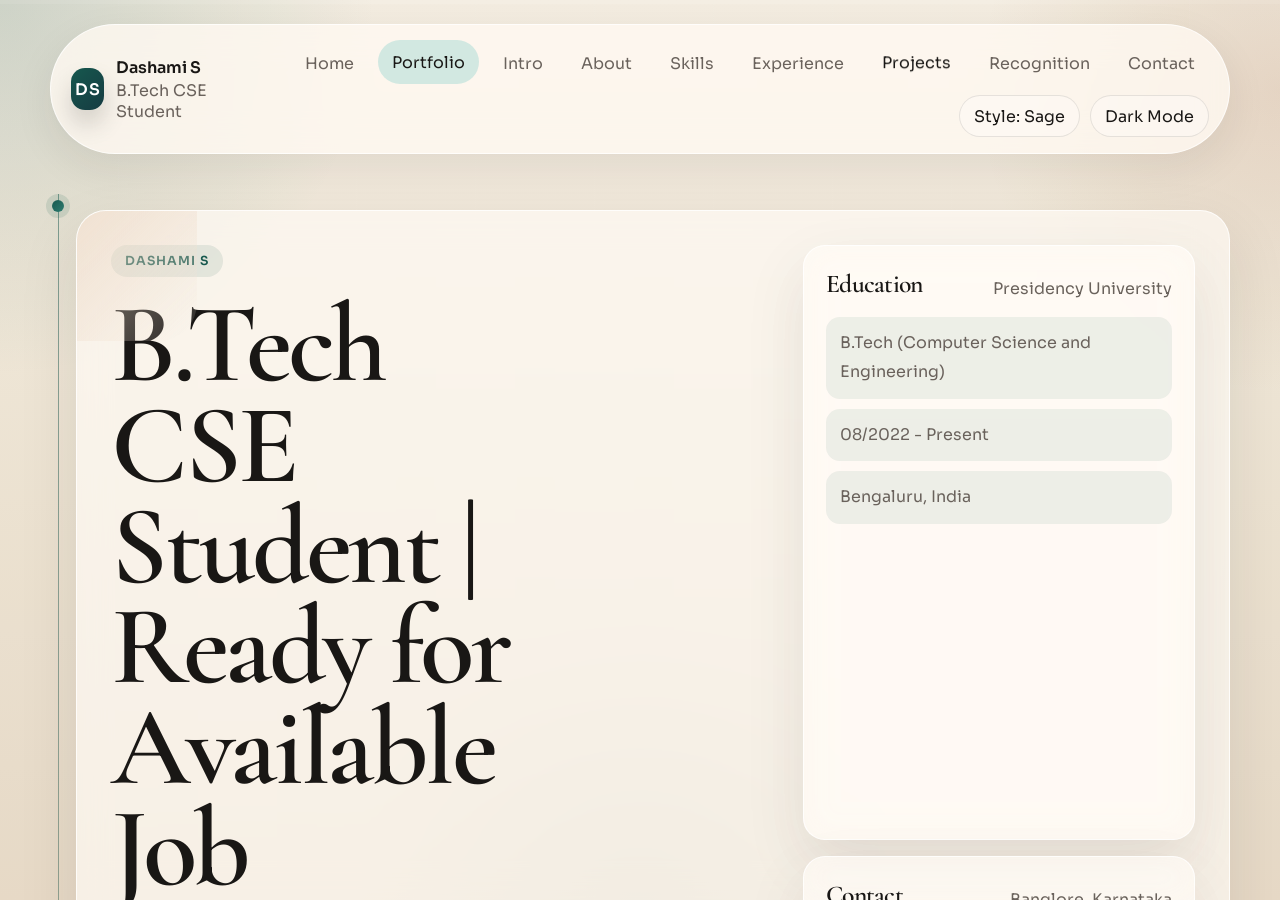
<file: about.html>
<!DOCTYPE html>
<html lang="en">
<head>
  <meta charset="UTF-8">
  <meta http-equiv="refresh" content="0; url=portfolio.html#about">
  <meta name="viewport" content="width=device-width, initial-scale=1.0">
  <title>Redirecting to Portfolio</title>
</head>
<body>
  <p>Redirecting to <a href="portfolio.html#about">portfolio.html#about</a>...</p>
</body>
</html>
</file>
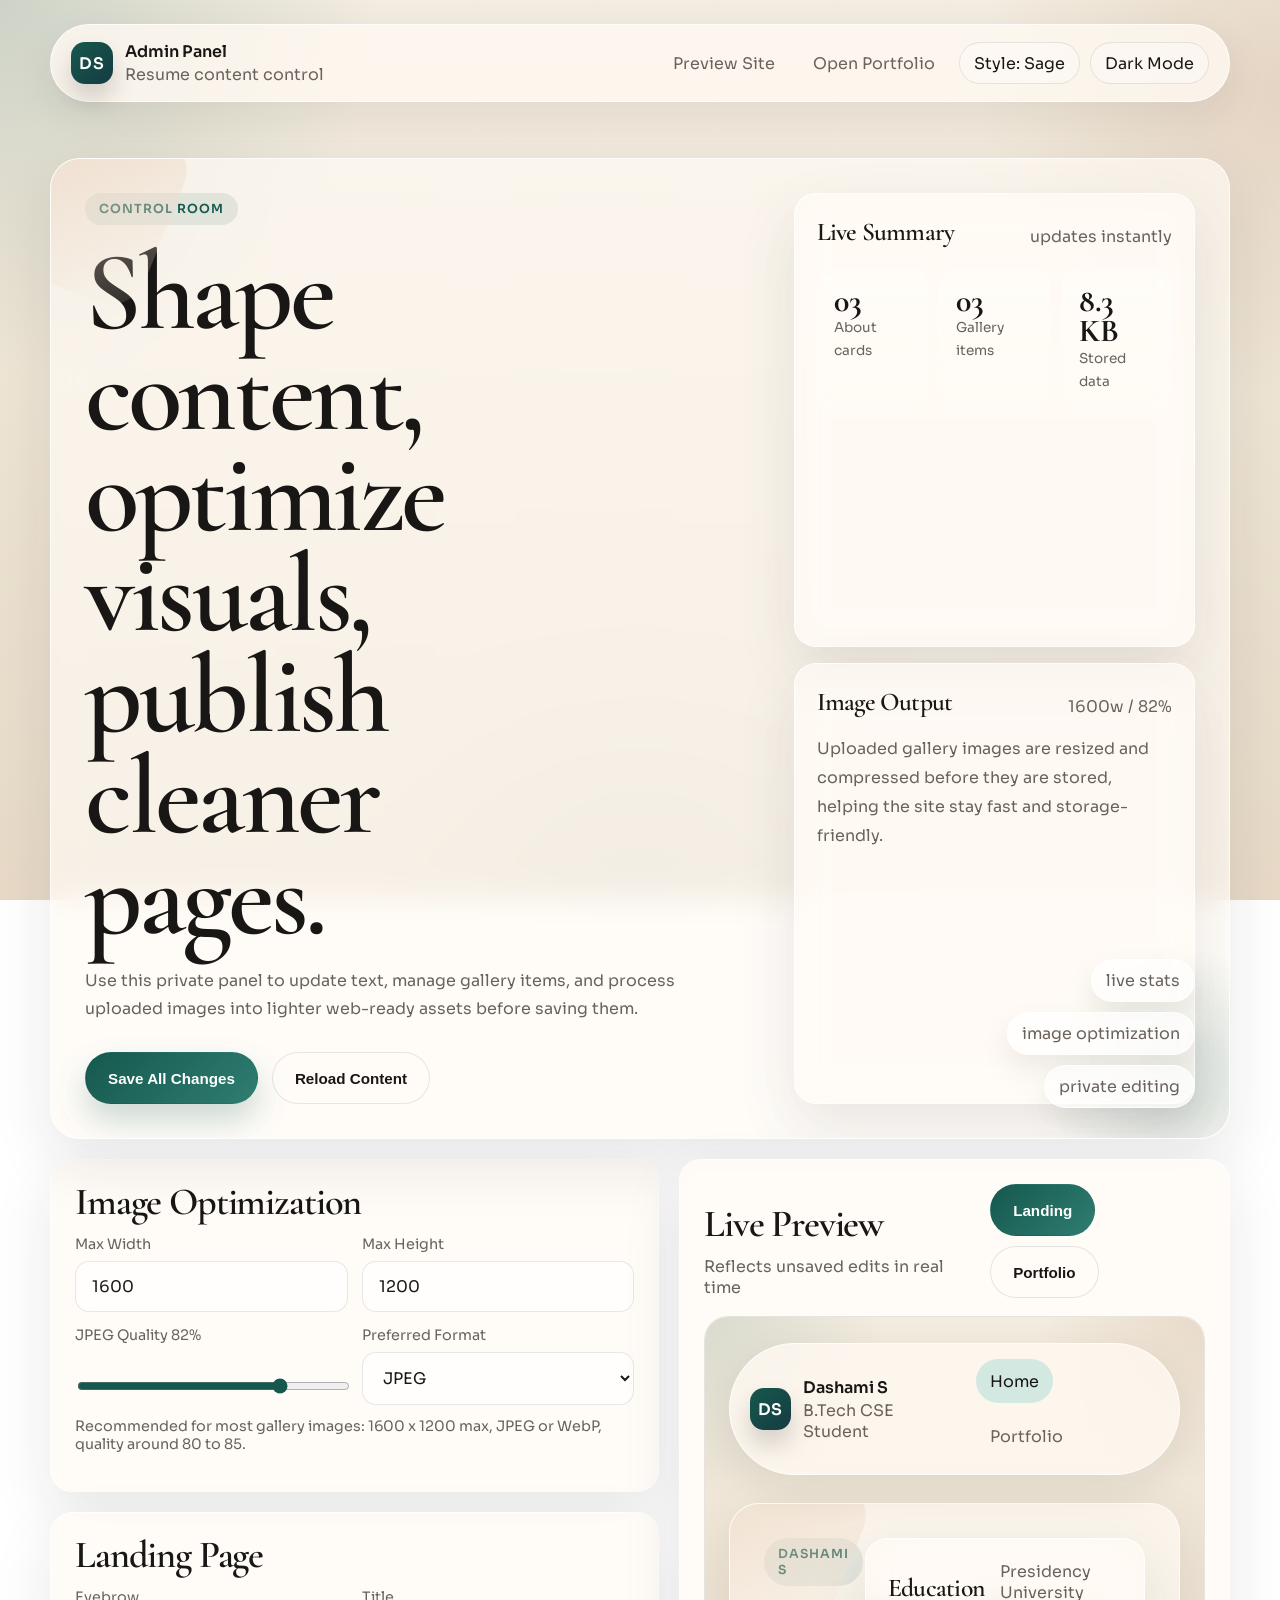
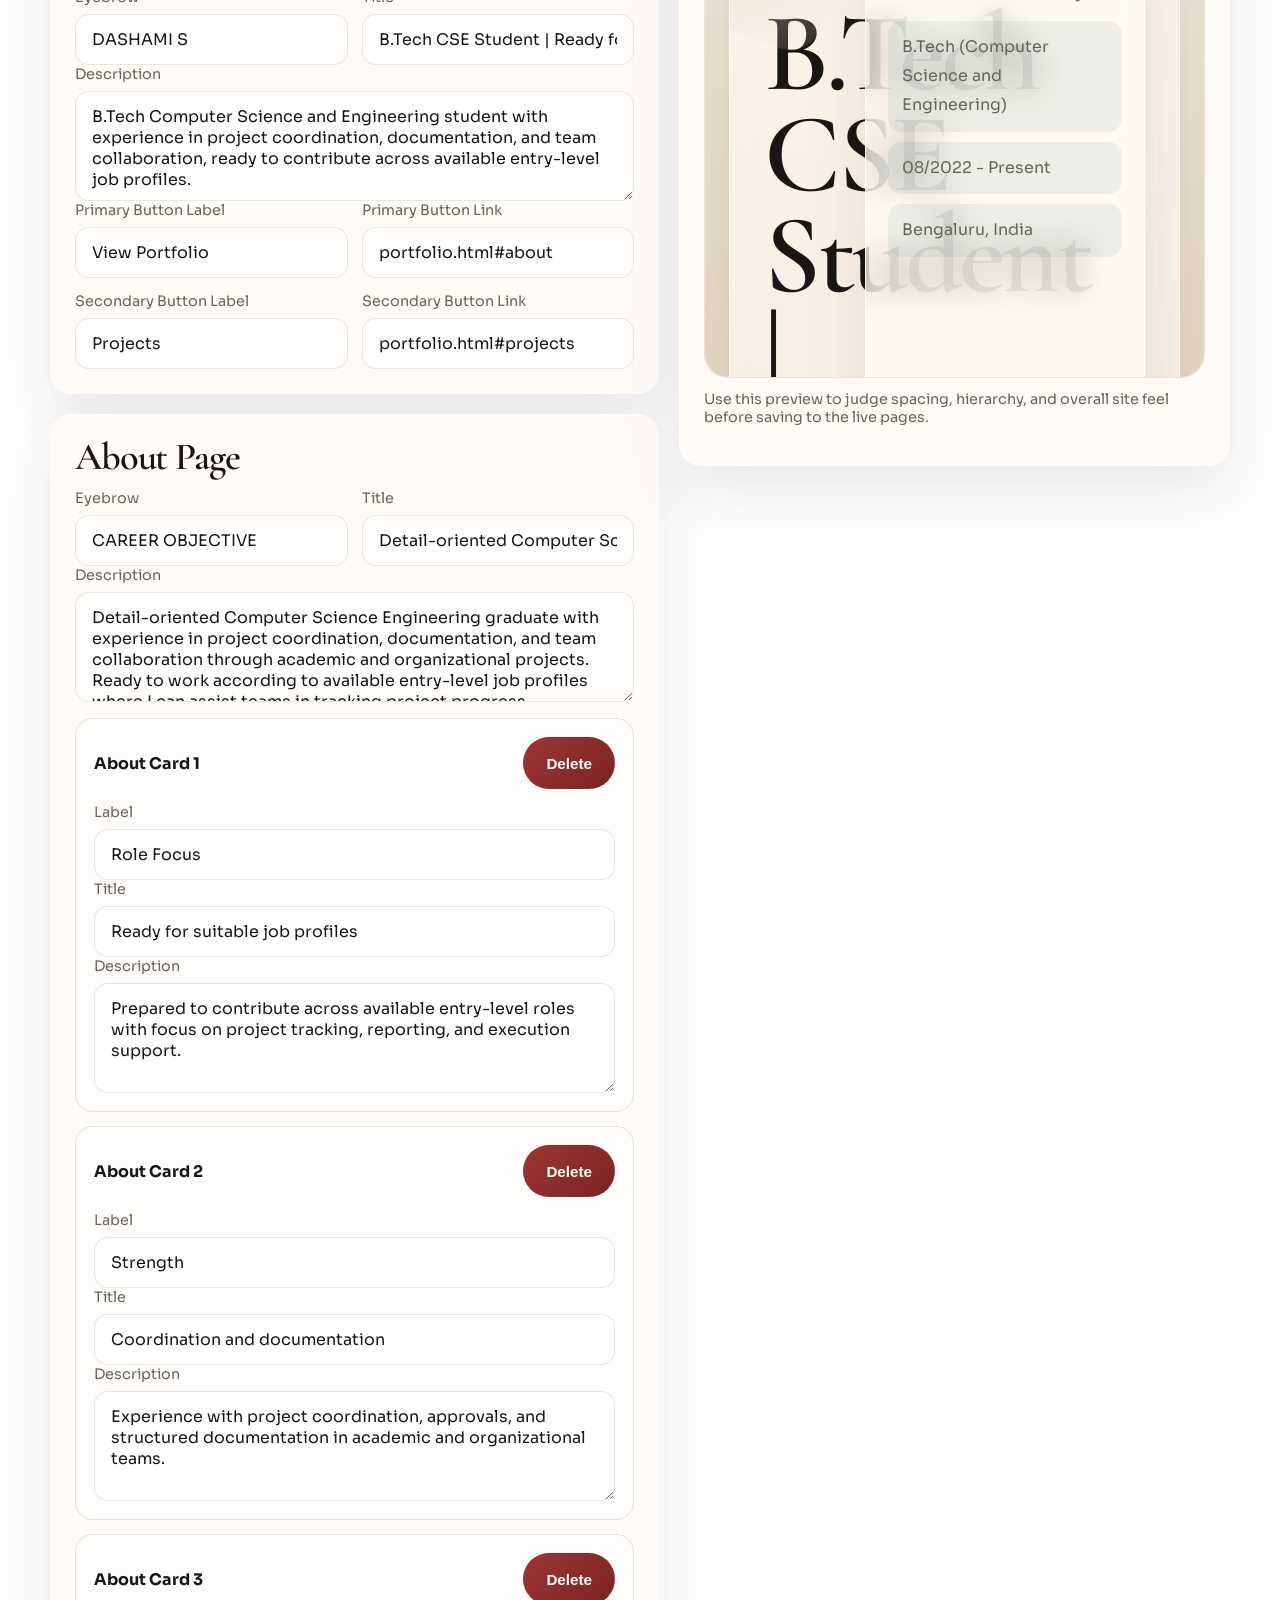
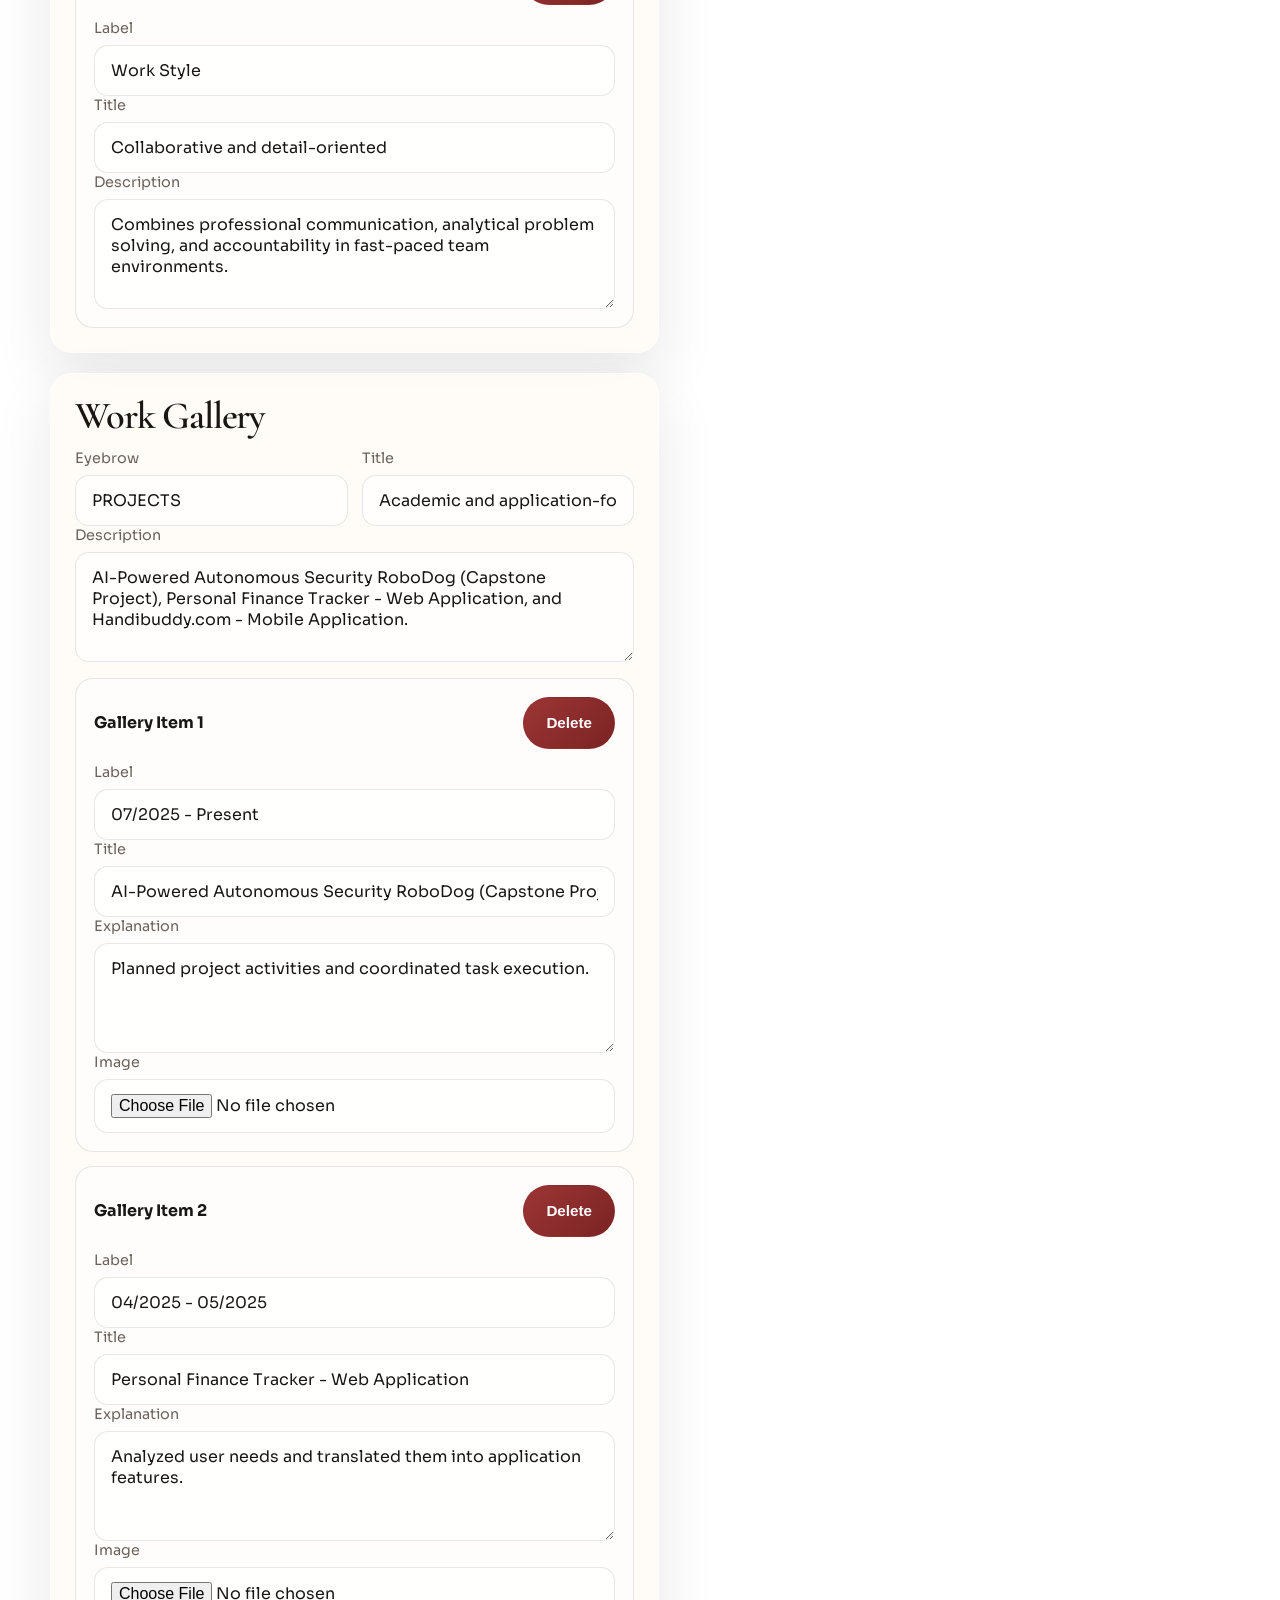
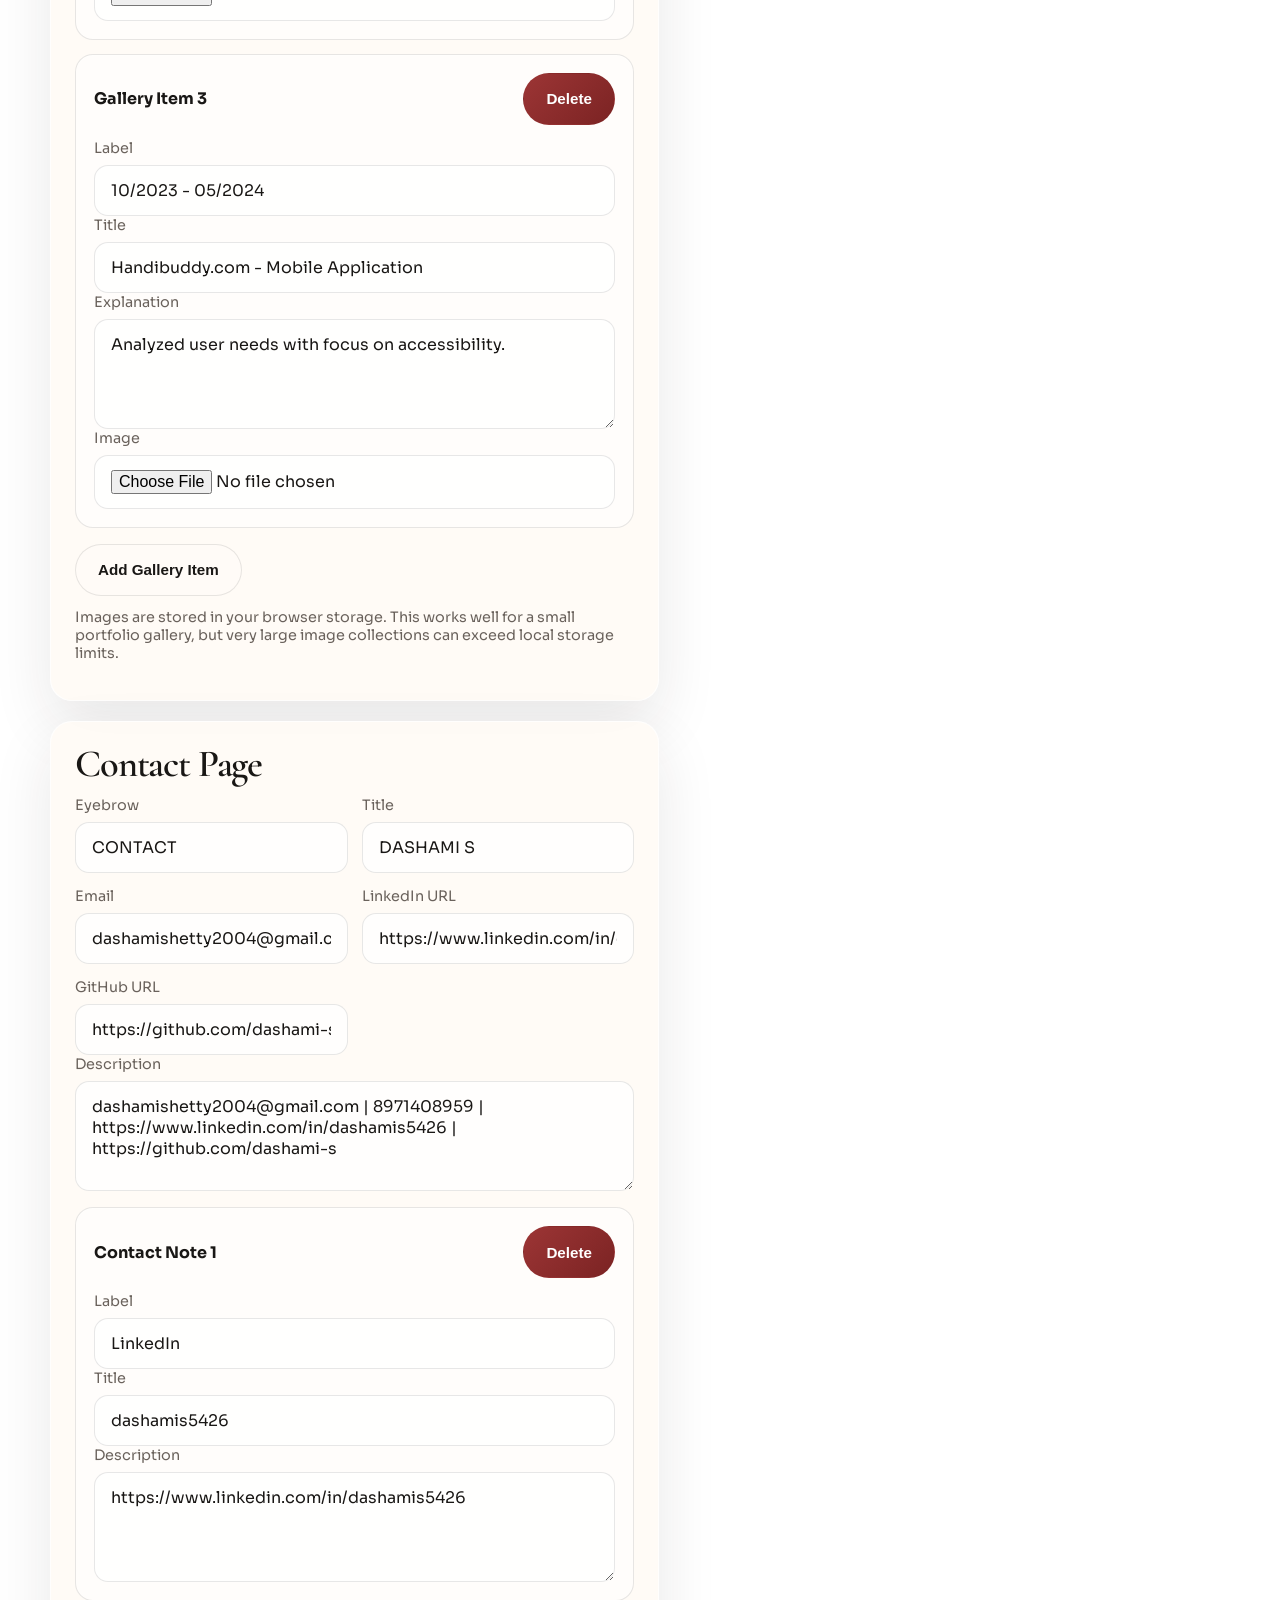
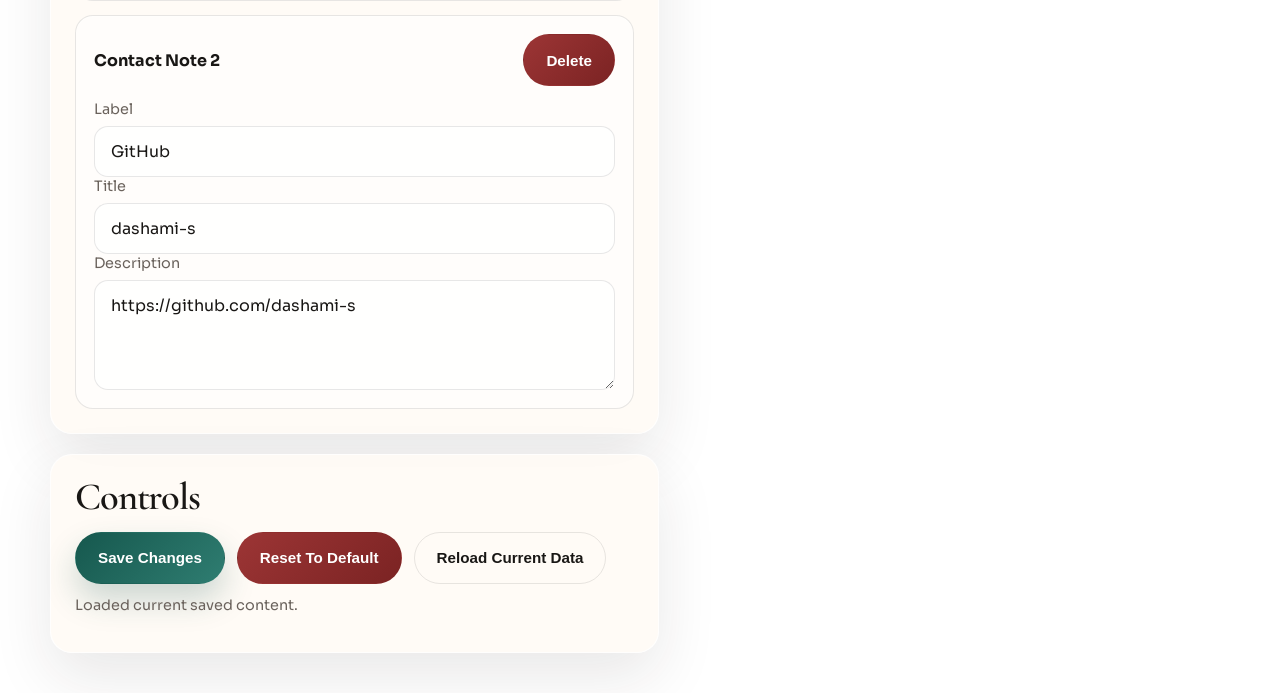
<file: admin.html>
<!DOCTYPE html>
<html lang="en">
<head>
  <meta charset="UTF-8">
  <meta name="viewport" content="width=device-width, initial-scale=1, viewport-fit=cover">
  <meta name="theme-color" content="#16584e">
  <title>Dashami S | Admin</title>
  <meta name="description" content="Hidden admin editor for portfolio content.">
  <link rel="stylesheet" href="styles.css">
</head>
<body>
  <div class="page-shell">
    <header class="topbar">
      <a class="brand" href="landingpage.html">
        <div class="brand-mark">DS</div>
        <div class="brand-copy">
          <strong>Admin Panel</strong>
          <span>Resume content control</span>
        </div>
      </a>
      <div class="topbar-actions">
        <nav class="nav" aria-label="Admin actions">
          <a href="landingpage.html">Preview Site</a>
          <a href="portfolio.html">Open Portfolio</a>
        </nav>
        <button class="theme-style-toggle" type="button" data-theme-style-toggle>Style: Sage</button>
        <button class="theme-toggle" type="button" data-theme-toggle>Dark Mode</button>
      </div>
    </header>

    <main class="admin-shell">
      <section class="hero admin-hero">
        <div class="hero-copy">
          <span class="eyebrow">Control Room</span>
          <h1>Shape content, optimize visuals, publish cleaner pages.</h1>
          <p>
            Use this private panel to update text, manage gallery items, and process uploaded images into lighter web-ready assets before saving them.
          </p>
          <div class="button-row">
            <button id="save-all-hero" class="button primary" type="button">Save All Changes</button>
            <button id="reload-all-hero" class="button secondary" type="button">Reload Content</button>
          </div>
        </div>

        <aside class="hero-side">
          <section class="panel">
            <div class="panel-title">
              <h3>Live Summary</h3>
              <span class="muted">updates instantly</span>
            </div>
            <div id="admin-stats" class="mini-stat-grid"></div>
          </section>

          <section class="panel">
            <div class="panel-title">
              <h3>Image Output</h3>
              <span class="muted" id="optimizer-mode-label">web-optimized</span>
            </div>
            <p>
              Uploaded gallery images are resized and compressed before they are stored, helping the site stay fast and storage-friendly.
            </p>
          </section>
        </aside>
        <div class="hero-orbit" aria-hidden="true">
          <div class="orbit-chip">live stats</div>
          <div class="orbit-chip">image optimization</div>
          <div class="orbit-chip">private editing</div>
        </div>
      </section>

      <section class="admin-workspace">
        <div class="admin-editor-column">
          <section class="admin-card">
            <h2>Image Optimization</h2>
            <div class="admin-grid">
              <div class="field">
                <label for="image-max-width">Max Width</label>
                <input id="image-max-width" type="number" min="320" max="4000" step="10">
              </div>
              <div class="field">
                <label for="image-max-height">Max Height</label>
                <input id="image-max-height" type="number" min="320" max="4000" step="10">
              </div>
              <div class="field">
                <label for="image-quality">JPEG Quality <span id="image-quality-value">82%</span></label>
                <input id="image-quality" type="range" min="40" max="95" step="1">
              </div>
              <div class="field">
                <label for="image-format">Preferred Format</label>
                <select id="image-format" class="admin-select">
                  <option value="image/jpeg">JPEG</option>
                  <option value="image/webp">WebP</option>
                  <option value="image/png">PNG</option>
                </select>
              </div>
            </div>
            <p class="admin-note">
              Recommended for most gallery images: 1600 x 1200 max, JPEG or WebP, quality around 80 to 85.
            </p>
          </section>

          <section class="admin-card">
            <h2>Landing Page</h2>
            <div class="admin-grid">
              <div class="field">
                <label for="landing-eyebrow-input">Eyebrow</label>
                <input id="landing-eyebrow-input" type="text">
              </div>
              <div class="field">
                <label for="landing-title-input">Title</label>
                <input id="landing-title-input" type="text">
              </div>
            </div>
            <div class="field">
              <label for="landing-description-input">Description</label>
              <textarea id="landing-description-input"></textarea>
            </div>
            <div class="admin-grid">
              <div class="field">
                <label for="landing-primary-label-input">Primary Button Label</label>
                <input id="landing-primary-label-input" type="text">
              </div>
              <div class="field">
                <label for="landing-primary-href-input">Primary Button Link</label>
                <input id="landing-primary-href-input" type="text">
              </div>
              <div class="field">
                <label for="landing-secondary-label-input">Secondary Button Label</label>
                <input id="landing-secondary-label-input" type="text">
              </div>
              <div class="field">
                <label for="landing-secondary-href-input">Secondary Button Link</label>
                <input id="landing-secondary-href-input" type="text">
              </div>
            </div>
          </section>

          <section class="admin-card">
            <h2>About Page</h2>
            <div class="admin-grid">
              <div class="field">
                <label for="about-eyebrow-input">Eyebrow</label>
                <input id="about-eyebrow-input" type="text">
              </div>
              <div class="field">
                <label for="about-title-input">Title</label>
                <input id="about-title-input" type="text">
              </div>
            </div>
            <div class="field">
              <label for="about-description-input">Description</label>
              <textarea id="about-description-input"></textarea>
            </div>
            <div id="about-cards-admin" class="item-list"></div>
          </section>

          <section class="admin-card">
            <h2>Work Gallery</h2>
            <div class="admin-grid">
              <div class="field">
                <label for="work-eyebrow-input">Eyebrow</label>
                <input id="work-eyebrow-input" type="text">
              </div>
              <div class="field">
                <label for="work-title-input">Title</label>
                <input id="work-title-input" type="text">
              </div>
            </div>
            <div class="field">
              <label for="work-description-input">Description</label>
              <textarea id="work-description-input"></textarea>
            </div>
            <div id="gallery-admin" class="item-list"></div>
            <div class="gallery-admin-actions">
              <button id="add-gallery-item" class="button secondary" type="button">Add Gallery Item</button>
            </div>
            <p class="admin-note">Images are stored in your browser storage. This works well for a small portfolio gallery, but very large image collections can exceed local storage limits.</p>
          </section>

          <section class="admin-card">
            <h2>Contact Page</h2>
            <div class="admin-grid">
              <div class="field">
                <label for="contact-eyebrow-input">Eyebrow</label>
                <input id="contact-eyebrow-input" type="text">
              </div>
              <div class="field">
                <label for="contact-title-input">Title</label>
                <input id="contact-title-input" type="text">
              </div>
              <div class="field">
                <label for="contact-email-input">Email</label>
                <input id="contact-email-input" type="text">
              </div>
              <div class="field">
                <label for="contact-linkedin-input">LinkedIn URL</label>
                <input id="contact-linkedin-input" type="text">
              </div>
              <div class="field">
                <label for="contact-github-input">GitHub URL</label>
                <input id="contact-github-input" type="text">
              </div>
            </div>
            <div class="field">
              <label for="contact-description-input">Description</label>
              <textarea id="contact-description-input"></textarea>
            </div>
            <div id="contact-notes-admin" class="item-list"></div>
          </section>

          <section class="admin-card">
            <h2>Controls</h2>
            <div class="admin-actions">
              <button id="save-all" class="button primary" type="button">Save Changes</button>
              <button id="reset-all" class="button danger" type="button">Reset To Default</button>
              <button id="reload-all" class="button ghost" type="button">Reload Current Data</button>
            </div>
            <p id="admin-status" class="admin-note">Changes stay in this browser and update the public pages immediately after saving.</p>
          </section>
        </div>

        <aside class="admin-preview-column">
          <section class="admin-card preview-studio">
            <div class="panel-title">
              <div>
                <h2>Live Preview</h2>
                <span class="muted">Reflects unsaved edits in real time</span>
              </div>
              <div class="preview-switcher" role="tablist" aria-label="Preview mode">
                <button id="preview-mode-landing" class="button secondary preview-switch active" type="button" data-preview-mode="landing">Landing</button>
                <button id="preview-mode-portfolio" class="button secondary preview-switch" type="button" data-preview-mode="portfolio">Portfolio</button>
              </div>
            </div>
            <div class="preview-shell">
              <div id="admin-preview-canvas" class="preview-canvas"></div>
            </div>
            <p class="admin-note">Use this preview to judge spacing, hierarchy, and overall site feel before saving to the live pages.</p>
          </section>
        </aside>
      </section>
    </main>
  </div>

  <script src="theme.js"></script>
  <script src="site-data.js"></script>
  <script src="section-landing.js"></script>
  <script src="section-about.js"></script>
  <script src="section-experience.js"></script>
  <script src="section-work.js"></script>
  <script src="section-recognition.js"></script>
  <script src="section-contact.js"></script>
  <script src="admin.js"></script>
</body>
</html>
</file>
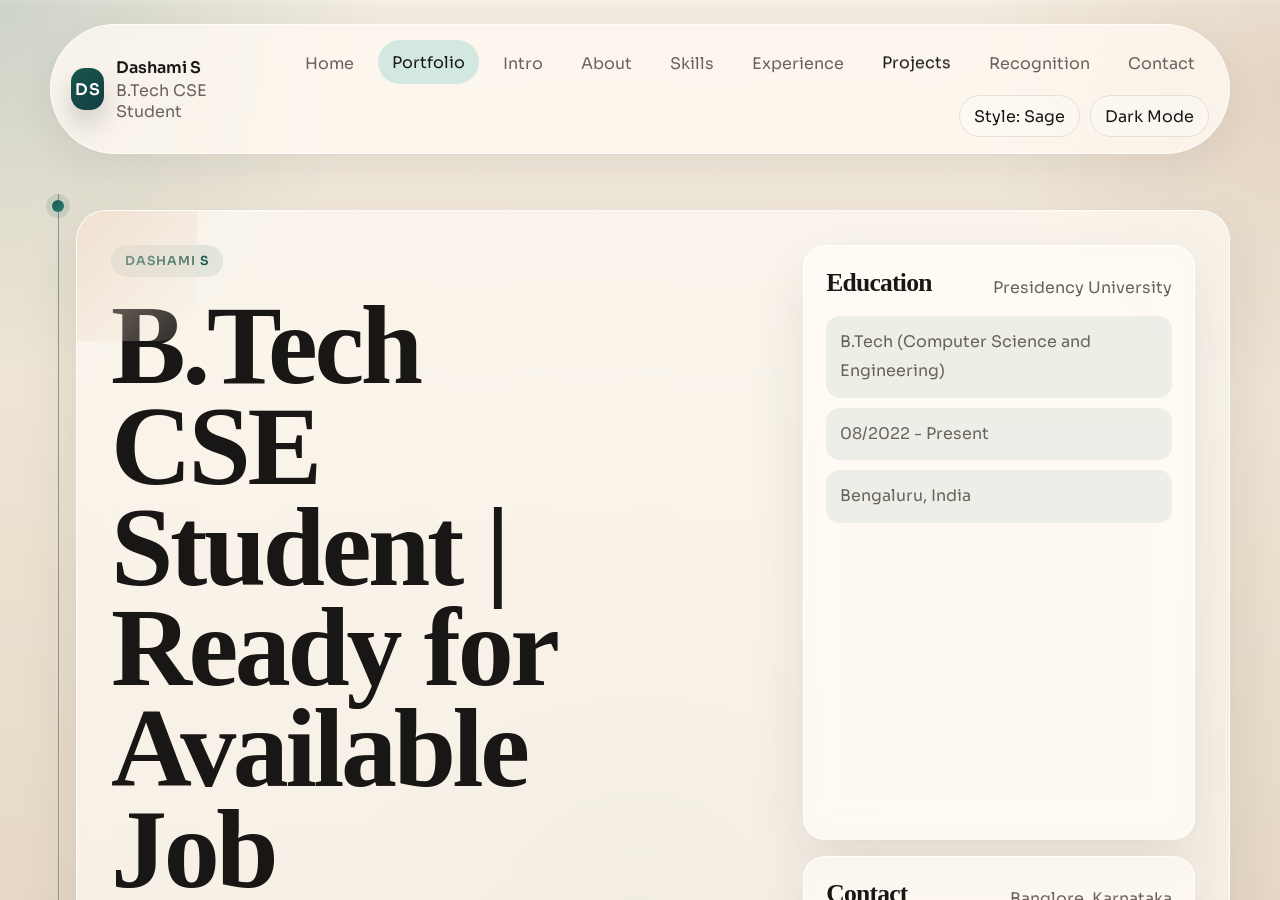
<file: contact.html>
<!DOCTYPE html>
<html lang="en">
<head>
  <meta charset="UTF-8">
  <meta http-equiv="refresh" content="0; url=portfolio.html#contact">
  <meta name="viewport" content="width=device-width, initial-scale=1.0">
  <title>Redirecting to Portfolio</title>
</head>
<body>
  <p>Redirecting to <a href="portfolio.html#contact">portfolio.html#contact</a>...</p>
</body>
</html>
</file>
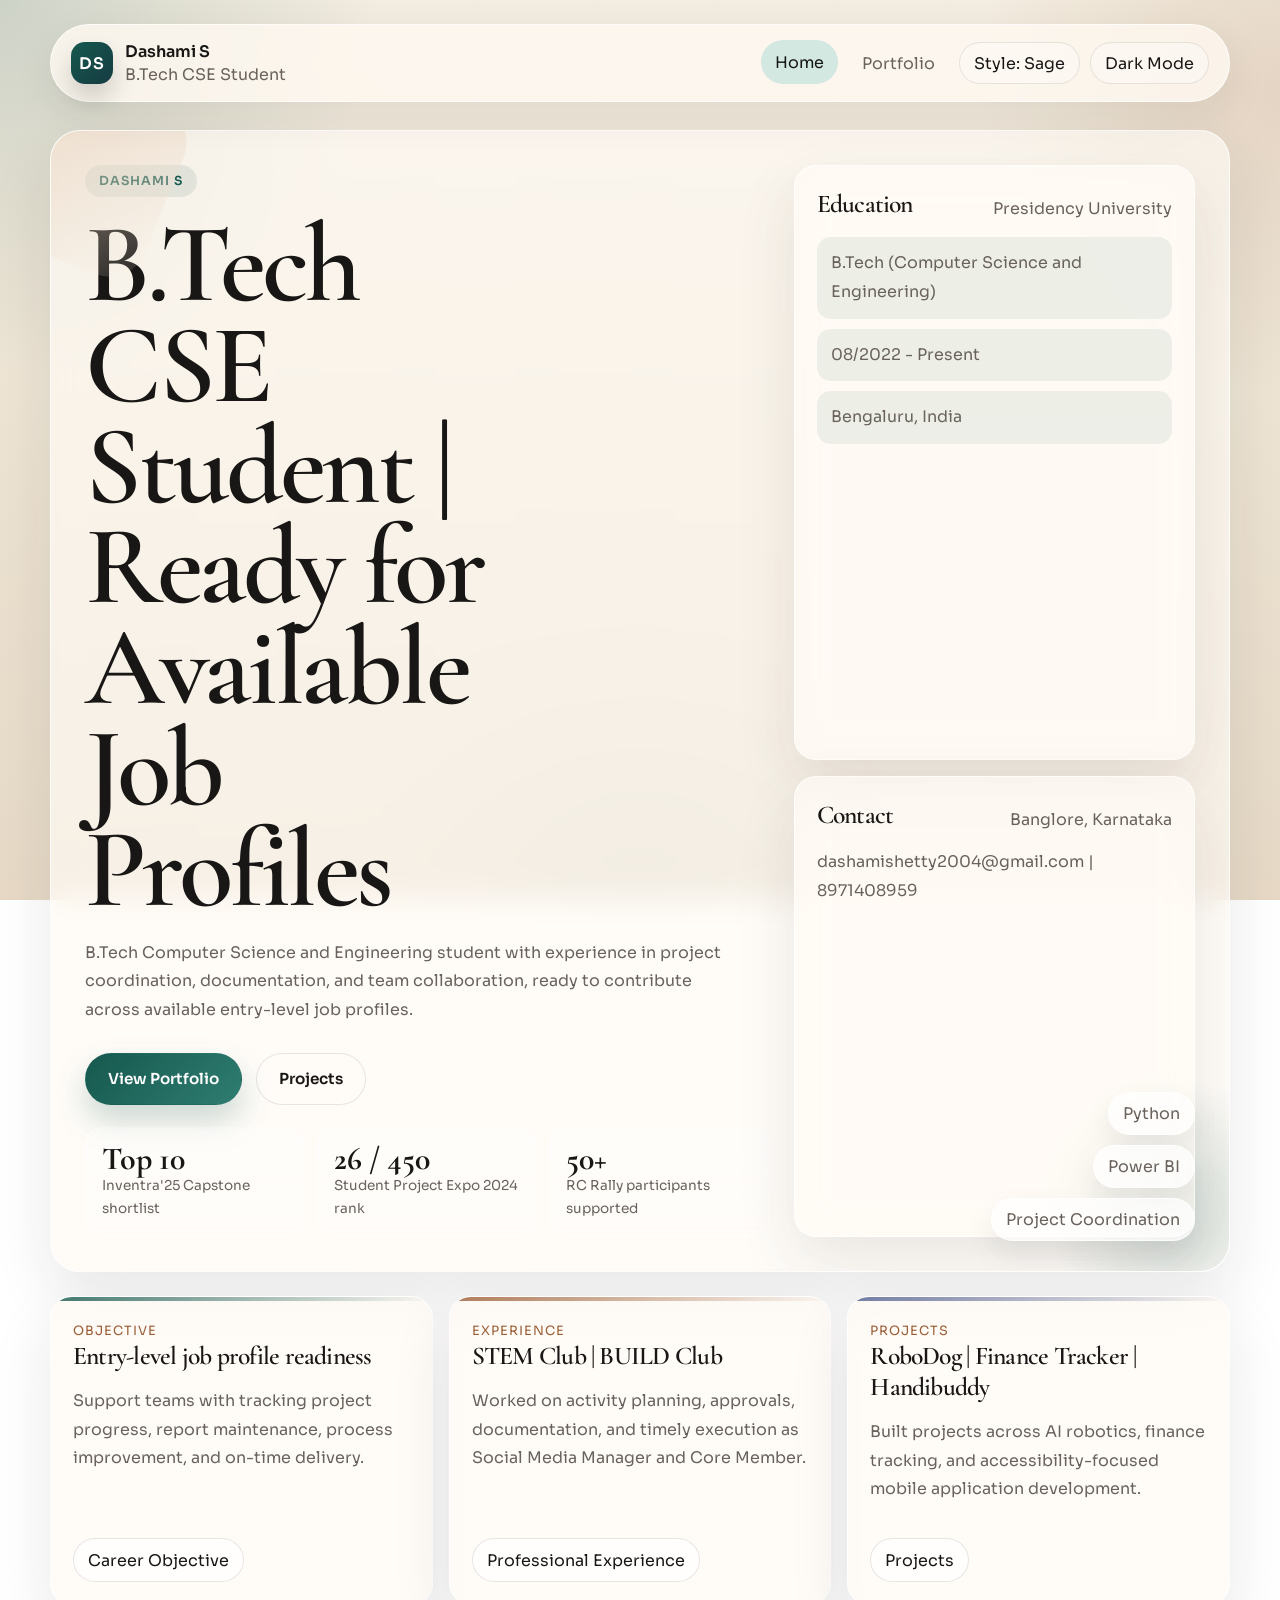
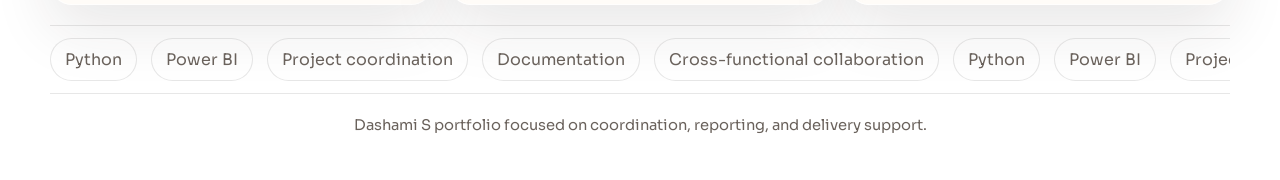
<file: landingpage.html>
<!DOCTYPE html>
<html lang="en">
<head>
  <meta charset="UTF-8">
  <meta name="viewport" content="width=device-width, initial-scale=1, viewport-fit=cover">
  <meta name="theme-color" content="#16584e">
  <title>Dashami S | Landing</title>
  <meta name="description" content="A warm, multi-page portfolio landing page for Dashami S.">
  <link rel="stylesheet" href="styles.css">
</head>
<body data-page="landing">
  <div class="page-shell">
    <header class="topbar">
      <a class="brand" href="landingpage.html">
        <div class="brand-mark">DS</div>
        <div class="brand-copy">
          <strong>Dashami S</strong>
          <span>B.Tech CSE Student</span>
        </div>
      </a>
      <div class="topbar-actions">
        <nav class="nav" aria-label="Primary">
          <a class="active" href="landingpage.html">Home</a>
          <a href="portfolio.html">Portfolio</a>
        </nav>
        <button class="theme-style-toggle" type="button" data-theme-style-toggle>Style: Sage</button>
        <button class="theme-toggle" type="button" data-theme-toggle>Dark Mode</button>
      </div>
    </header>

    <main>
      <section class="hero">
        <div class="hero-copy">
          <span id="landing-eyebrow" class="eyebrow">Dashami S</span>
          <h1 id="landing-title">B.Tech CSE Student | Ready for Available Job Profiles</h1>
          <p id="landing-description">
            B.Tech Computer Science and Engineering student with experience in project coordination, documentation, and team collaboration, ready to contribute across available entry-level job profiles.
          </p>
          <div class="button-row">
            <a id="landing-primary-link" class="button primary" href="portfolio.html#about"><span id="landing-primary-label">View Portfolio</span></a>
            <a id="landing-secondary-link" class="button secondary" href="portfolio.html#projects"><span id="landing-secondary-label">Projects</span></a>
          </div>
          <div id="landing-stats" class="mini-stat-grid"></div>
        </div>

        <aside class="hero-side">
          <section class="panel">
            <div class="panel-title">
              <h3 id="landing-profile-title">Education</h3>
              <span id="landing-profile-meta" class="muted">Presidency University</span>
            </div>
            <ul id="landing-profile-list" class="list-clean">
              <li>B.Tech (Computer Science and Engineering)</li>
              <li>08/2022 - Present</li>
              <li>Bengaluru, India</li>
            </ul>
          </section>

          <section class="panel">
            <div class="panel-title">
              <h3 id="landing-contact-title">Contact</h3>
              <span id="landing-contact-meta" class="muted">Banglore, Karnataka</span>
            </div>
            <p id="landing-contact-description">dashamishetty2004@gmail.com | 8971408959</p>
          </section>
        </aside>
        <div id="landing-hero-orbit" class="hero-orbit" aria-hidden="true">
          <div class="orbit-chip">Python</div>
          <div class="orbit-chip">Power BI</div>
          <div class="orbit-chip">Project Coordination</div>
        </div>
      </section>

      <section id="landing-highlights" class="section grid-3"></section>
      <section class="moving-line" aria-label="Highlights in motion">
        <div class="moving-line-track">
          <span class="moving-pill">Python</span>
          <span class="moving-pill">Power BI</span>
          <span class="moving-pill">Project coordination</span>
          <span class="moving-pill">Documentation</span>
          <span class="moving-pill">Cross-functional collaboration</span>
          <span class="moving-pill">Python</span>
          <span class="moving-pill">Power BI</span>
          <span class="moving-pill">Project coordination</span>
          <span class="moving-pill">Documentation</span>
          <span class="moving-pill">Cross-functional collaboration</span>
        </div>
      </section>
    </main>

    <footer class="footer">Dashami S portfolio focused on coordination, reporting, and delivery support.</footer>
  </div>
  <script src="theme.js"></script>
  <script src="site-data.js"></script>
  <script src="site-render.js"></script>
</body>
</html>
</file>
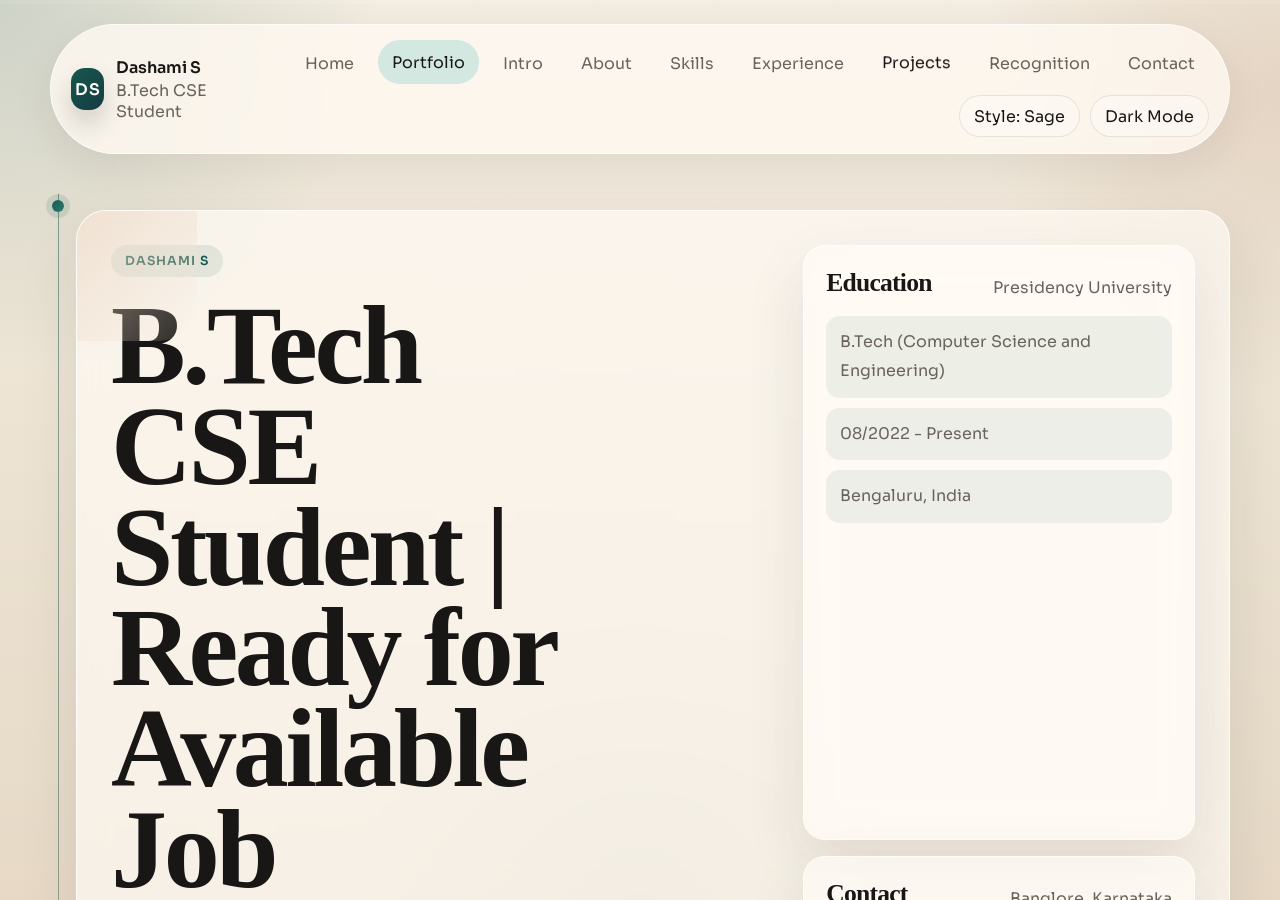
<file: work.html>
<!DOCTYPE html>
<html lang="en">
<head>
  <meta charset="UTF-8">
  <meta http-equiv="refresh" content="0; url=portfolio.html#work">
  <meta name="viewport" content="width=device-width, initial-scale=1.0">
  <title>Redirecting to Portfolio</title>
</head>
<body>
  <p>Redirecting to <a href="portfolio.html#work">portfolio.html#work</a>...</p>
</body>
</html>
</file>
<file: styles.css>
@import url("https://fonts.googleapis.com/css2?family=Cormorant+Garamond:wght@500;600;700&family=Sora:wght@300;400;500;600&display=swap");

:root {
  --safe-top: env(safe-area-inset-top, 0px);
  --safe-right: env(safe-area-inset-right, 0px);
  --safe-bottom: env(safe-area-inset-bottom, 0px);
  --safe-left: env(safe-area-inset-left, 0px);
  --bg: #f3ecdf;
  --bg-soft: #e6d8c4;
  --panel: rgba(255, 251, 245, 0.68);
  --panel-strong: rgba(255, 251, 245, 0.9);
  --text: #191715;
  --muted: #6a625c;
  --line: rgba(25, 23, 21, 0.1);
  --accent: #16584e;
  --accent-deep: #163b42;
  --accent-rgb: 22, 88, 78;
  --accent-soft: #d2e8e1;
  --accent-bright: #2f7d71;
  --warm: #9b5d34;
  --warm-rgb: 155, 93, 52;
  --warm-soft: #ecd6c2;
  --shadow: 0 24px 60px rgba(37, 31, 25, 0.1);
  --radius-xl: 30px;
  --radius-lg: 22px;
  --radius-md: 16px;
  --max-width: 1180px;
  --hero-glow: rgba(31, 92, 82, 0.18);
  --hero-glow-2: rgba(155, 93, 52, 0.16);
  --topbar-bg: rgba(255, 249, 242, 0.8);
  --topbar-border: rgba(255, 255, 255, 0.75);
  --chip-bg: rgba(255, 255, 255, 0.72);
  --chip-border: rgba(255, 255, 255, 0.8);
  --grid-line: rgba(255, 255, 255, 0.08);
}

html[data-theme="dark"] {
  --bg: #0f1517;
  --bg-soft: #162126;
  --panel: rgba(17, 25, 30, 0.72);
  --panel-strong: rgba(15, 22, 27, 0.92);
  --text: #edf2ef;
  --muted: #9db0a7;
  --line: rgba(237, 242, 239, 0.1);
  --accent: #67d6be;
  --accent-deep: #1f5450;
  --accent-rgb: 103, 214, 190;
  --accent-soft: rgba(103, 214, 190, 0.14);
  --accent-bright: #8ae7d2;
  --warm: #ffb37f;
  --warm-rgb: 255, 179, 127;
  --warm-soft: rgba(255, 179, 127, 0.14);
  --shadow: 0 28px 80px rgba(0, 0, 0, 0.34);
  --hero-glow: rgba(103, 214, 190, 0.14);
  --hero-glow-2: rgba(255, 179, 127, 0.12);
  --topbar-bg: rgba(11, 17, 20, 0.76);
  --topbar-border: rgba(255, 255, 255, 0.08);
  --chip-bg: rgba(18, 28, 32, 0.78);
  --chip-border: rgba(255, 255, 255, 0.08);
  --grid-line: rgba(255, 255, 255, 0.04);
}

html[data-theme-style="ember"] {
  --accent: #964739;
  --accent-deep: #5d271f;
  --accent-rgb: 150, 71, 57;
  --accent-soft: #efd1c8;
  --accent-bright: #c56f59;
  --warm: #9f7322;
  --warm-rgb: 159, 115, 34;
  --warm-soft: #efdfb6;
  --hero-glow: rgba(197, 111, 89, 0.18);
  --hero-glow-2: rgba(159, 115, 34, 0.16);
}

html[data-theme-style="ocean"] {
  --accent: #1d617b;
  --accent-deep: #17384b;
  --accent-rgb: 29, 97, 123;
  --accent-soft: #d6ebf4;
  --accent-bright: #3e91b6;
  --warm: #b96b53;
  --warm-rgb: 185, 107, 83;
  --warm-soft: #f0d4ca;
  --hero-glow: rgba(62, 145, 182, 0.18);
  --hero-glow-2: rgba(185, 107, 83, 0.14);
}

html[data-theme="dark"][data-theme-style="ember"] {
  --accent: #ff9475;
  --accent-deep: #6f3127;
  --accent-rgb: 255, 148, 117;
  --accent-soft: rgba(255, 148, 117, 0.14);
  --accent-bright: #ffb69d;
  --warm: #ffd37c;
  --warm-rgb: 255, 211, 124;
  --warm-soft: rgba(255, 211, 124, 0.14);
  --hero-glow: rgba(255, 148, 117, 0.16);
  --hero-glow-2: rgba(255, 211, 124, 0.12);
}

html[data-theme="dark"][data-theme-style="ocean"] {
  --accent: #7fd2f7;
  --accent-deep: #21506a;
  --accent-rgb: 127, 210, 247;
  --accent-soft: rgba(127, 210, 247, 0.14);
  --accent-bright: #a8e7ff;
  --warm: #ffb79b;
  --warm-rgb: 255, 183, 155;
  --warm-soft: rgba(255, 183, 155, 0.14);
  --hero-glow: rgba(127, 210, 247, 0.16);
  --hero-glow-2: rgba(255, 183, 155, 0.12);
}

* {
  box-sizing: border-box;
}

html {
  scroll-behavior: smooth;
  scroll-padding-top: calc(var(--safe-top) + 120px);
  -webkit-text-size-adjust: 100%;
}

body {
  margin: 0;
  min-height: 100vh;
  min-height: 100dvh;
  color: var(--text);
  font-family: "Sora", "Segoe UI", sans-serif;
  background:
    radial-gradient(circle at 0% 0%, var(--hero-glow), transparent 24%),
    radial-gradient(circle at 100% 10%, var(--hero-glow-2), transparent 20%),
    radial-gradient(circle at 50% 100%, rgba(var(--accent-rgb), 0.08), transparent 26%),
    linear-gradient(180deg, var(--bg) 0%, var(--bg-soft) 100%);
  background-attachment: fixed;
  overflow-x: hidden;
}

body::before {
  content: "";
  position: fixed;
  inset: 0;
  pointer-events: none;
  background:
    linear-gradient(rgba(255, 255, 255, 0.12), rgba(255, 255, 255, 0.12)),
    repeating-linear-gradient(
      90deg,
      transparent 0,
      transparent 118px,
      var(--grid-line) 118px,
      var(--grid-line) 119px
    );
  opacity: 0.35;
}

.scroll-progress {
  position: fixed;
  inset: 0 0 auto 0;
  z-index: 60;
  height: 4px;
  background: rgba(255, 255, 255, 0.08);
}

.scroll-progress-bar {
  width: 100%;
  height: 100%;
  transform: scaleX(0);
  transform-origin: left center;
  background: linear-gradient(90deg, var(--accent), var(--accent-bright), var(--warm));
  box-shadow: 0 0 24px rgba(var(--accent-rgb), 0.35);
}

a {
  color: inherit;
  text-decoration: none;
}

img {
  display: block;
  max-width: 100%;
  height: auto;
}

.page-shell {
  width: min(calc(100% - 32px), var(--max-width));
  margin: 0 auto;
  padding:
    calc(var(--safe-top) + 24px)
    var(--safe-right)
    calc(var(--safe-bottom) + 40px)
    var(--safe-left);
}

.topbar {
  position: sticky;
  top: calc(var(--safe-top) + 12px);
  z-index: 20;
  display: flex;
  align-items: center;
  justify-content: space-between;
  gap: 16px;
  padding: 16px 20px;
  border: 1px solid var(--topbar-border);
  border-radius: 999px;
  background: var(--topbar-bg);
  backdrop-filter: blur(18px);
  box-shadow: 0 14px 40px rgba(32, 27, 23, 0.08);
}

.brand {
  display: flex;
  align-items: center;
  gap: 12px;
}

.brand-mark {
  width: 42px;
  height: 42px;
  display: grid;
  place-items: center;
  border-radius: 14px;
  background: linear-gradient(135deg, var(--accent), var(--accent-deep));
  color: #fff;
  font-weight: 600;
  letter-spacing: 0.04em;
  box-shadow: 0 14px 24px rgba(0, 0, 0, 0.16);
}

.brand-copy {
  display: grid;
  gap: 2px;
}

.brand-copy strong {
  font-weight: 600;
}

.brand-copy span,
.nav a,
.muted {
  color: var(--muted);
}

.nav {
  display: flex;
  flex-wrap: wrap;
  gap: 10px;
  max-width: 100%;
}

.nav a,
.button,
.card-link {
  transition: transform 0.25s ease, background-color 0.25s ease, border-color 0.25s ease, box-shadow 0.25s ease;
}

.nav a {
  display: inline-flex;
  align-items: center;
  justify-content: center;
  min-height: 44px;
  padding: 10px 14px;
  border-radius: 999px;
  white-space: nowrap;
}

.nav a:hover,
.nav a:focus-visible,
.nav a.active {
  color: var(--text);
  background: var(--accent-soft);
  transform: translateY(-1px);
}

.topbar-actions {
  display: flex;
  align-items: center;
  flex-wrap: wrap;
  justify-content: flex-end;
  gap: 10px;
}

.theme-toggle,
.theme-style-toggle {
  display: inline-flex;
  align-items: center;
  justify-content: center;
  min-width: 92px;
  min-height: 42px;
  padding: 0 14px;
  border-radius: 999px;
  border: 1px solid var(--line);
  background: rgba(255, 255, 255, 0.28);
  color: var(--text);
  font: inherit;
  cursor: pointer;
  transition: transform 0.25s ease, background-color 0.25s ease, border-color 0.25s ease;
}

.theme-style-toggle {
  min-width: 118px;
}

.theme-toggle:hover,
.theme-toggle:focus-visible,
.theme-style-toggle:hover,
.theme-style-toggle:focus-visible {
  transform: translateY(-1px);
  background: var(--accent-soft);
}

.hero,
.panel,
.stack-card,
.view-card,
.contact-card,
.note-card {
  border: 1px solid rgba(255, 255, 255, 0.78);
  background: var(--panel);
  backdrop-filter: blur(16px);
  box-shadow: var(--shadow);
}

.hero {
  position: relative;
  overflow: hidden;
  display: grid;
  grid-template-columns: minmax(0, 1.45fr) minmax(280px, 0.85fr);
  gap: 24px;
  margin-top: 28px;
  padding: 34px;
  border-radius: var(--radius-xl);
  isolation: isolate;
}

.hero::before {
  content: "";
  position: absolute;
  inset: auto -80px -70px auto;
  width: 260px;
  height: 260px;
  border-radius: 50%;
  background: radial-gradient(circle, var(--hero-glow), transparent 72%);
  pointer-events: none;
  animation: drift 10s ease-in-out infinite;
}

.hero::after {
  content: "";
  position: absolute;
  left: -60px;
  top: -50px;
  width: 180px;
  height: 180px;
  border-radius: 38px;
  transform: rotate(22deg);
  background: linear-gradient(135deg, var(--warm-soft), rgba(255, 255, 255, 0.08));
  opacity: 0.9;
  pointer-events: none;
  animation: drift 12s ease-in-out infinite reverse;
}

.eyebrow {
  display: inline-flex;
  align-items: center;
  gap: 8px;
  padding: 8px 14px;
  border-radius: 999px;
  background: rgba(31, 92, 82, 0.1);
  color: var(--accent);
  font-size: 0.78rem;
  font-weight: 600;
  letter-spacing: 0.08em;
  text-transform: uppercase;
}

h1,
h2,
h3 {
  margin: 0;
  font-family: "Cormorant Garamond", Georgia, serif;
  font-weight: 600;
  letter-spacing: -0.03em;
}

h1 {
  margin-top: 18px;
  font-size: clamp(3.6rem, 9vw, 7rem);
  line-height: 0.9;
  max-width: 8ch;
}

h2 {
  font-size: clamp(2rem, 3vw, 3rem);
  line-height: 0.95;
}

h3 {
  font-size: 1.6rem;
}

.hero-copy p,
.panel p,
.stack-card p,
.view-card p,
.contact-card p,
.note-card p,
li {
  color: var(--muted);
  line-height: 1.8;
}

.hero-copy p {
  max-width: 54ch;
  margin: 18px 0 0;
  font-size: 1rem;
}

.button-row,
.tag-row {
  display: flex;
  flex-wrap: wrap;
  gap: 14px;
}

.button-row {
  margin-top: 28px;
}

.button {
  display: inline-flex;
  align-items: center;
  justify-content: center;
  min-height: 52px;
  padding: 0 22px;
  border-radius: 999px;
  border: 1px solid transparent;
  font-size: 0.95rem;
  font-weight: 600;
}

.button:hover,
.button:focus-visible,
.card-link:hover,
.card-link:focus-visible {
  transform: translateY(-2px);
}

.button.primary {
  color: #fff;
  background: linear-gradient(135deg, var(--accent), var(--accent-bright));
  box-shadow: 0 16px 32px rgba(var(--accent-rgb), 0.22);
}

.button.secondary {
  color: var(--text);
  background: rgba(255, 255, 255, 0.12);
  border-color: var(--line);
}

.hero-side,
.stack,
.grid-3,
.grid-2 {
  display: grid;
  gap: 16px;
}

.panel,
.stack-card,
.view-card,
.contact-card,
.note-card {
  padding: 22px;
  border-radius: var(--radius-lg);
  position: relative;
  overflow: hidden;
}

.panel-title,
.section-head {
  display: flex;
  align-items: end;
  justify-content: space-between;
  gap: 16px;
  margin-bottom: 18px;
}

.list-clean {
  margin: 0;
  padding: 0;
  list-style: none;
  display: grid;
  gap: 10px;
}

.list-clean li,
.contact-line {
  padding: 12px 14px;
  border-radius: 14px;
  background: rgba(31, 92, 82, 0.08);
}

.section {
  margin-top: 24px;
}

.section-stack {
  display: grid;
  gap: 28px;
  margin-top: 28px;
}

.portfolio-page .section-stack {
  position: relative;
  padding-left: 26px;
}

.portfolio-page .section-stack::before {
  content: "";
  position: absolute;
  left: 8px;
  top: 12px;
  bottom: 12px;
  width: 1px;
  background: linear-gradient(180deg, rgba(var(--accent-rgb), 0.5), rgba(var(--warm-rgb), 0.18), rgba(var(--accent-rgb), 0.4));
}

.page-section {
  display: grid;
  gap: 24px;
}

.portfolio-page .page-section {
  position: relative;
}

.portfolio-page .page-section::before {
  content: "";
  position: absolute;
  left: -24px;
  top: 18px;
  width: 12px;
  height: 12px;
  border-radius: 50%;
  background: linear-gradient(135deg, var(--accent), var(--accent-bright));
  box-shadow: 0 0 0 6px rgba(var(--accent-rgb), 0.12);
}

.section-intro {
  display: grid;
  gap: 12px;
  max-width: 62ch;
}

.section-intro p {
  margin: 0;
  color: var(--muted);
  line-height: 1.8;
}

.detail-panel h3,
.contact-card h3 {
  margin-top: 8px;
}

.meta-chip-row {
  display: flex;
  flex-wrap: wrap;
  gap: 10px;
  margin-top: 16px;
}

.meta-chip,
.project-meta,
.date-chip {
  display: inline-flex;
  align-items: center;
  width: fit-content;
  padding: 8px 12px;
  border-radius: 999px;
  background: rgba(255, 255, 255, 0.14);
  border: 1px solid var(--line);
  color: var(--muted);
  font-size: 0.85rem;
}

.skill-pill {
  display: inline-flex;
  align-items: center;
  padding: 9px 12px;
  border-radius: 999px;
  background: rgba(255, 255, 255, 0.14);
  border: 1px solid var(--line);
  color: var(--text);
  font-size: 0.88rem;
}

.tag-cloud {
  display: flex;
  flex-wrap: wrap;
  gap: 10px;
  margin-top: 14px;
}

.skill-group-grid {
  display: grid;
  gap: 14px;
  margin-top: 14px;
}

.skill-group-card {
  padding: 18px;
  border-radius: 18px;
  background: rgba(255, 255, 255, 0.08);
  border: 1px solid var(--line);
}

.skill-group-card strong {
  display: block;
  margin-bottom: 12px;
  font-size: 1rem;
}

.full-span {
  grid-column: 1 / -1;
}

.timeline-list {
  display: grid;
  gap: 16px;
}

.timeline-card {
  padding: 22px;
  border-radius: var(--radius-lg);
  border: 1px solid rgba(255, 255, 255, 0.78);
  background: var(--panel);
  backdrop-filter: blur(16px);
  box-shadow: var(--shadow);
}

.timeline-head,
.list-block-top {
  display: flex;
  align-items: flex-start;
  justify-content: space-between;
  gap: 14px;
  margin-bottom: 14px;
}

.timeline-meta {
  margin: 6px 0 0;
  color: var(--muted);
  line-height: 1.7;
}

.bullet-stack {
  display: grid;
  gap: 10px;
  margin: 0;
  padding-left: 18px;
}

.bullet-stack.compact {
  margin-top: 14px;
}

.bullet-stack li {
  color: var(--muted);
  line-height: 1.75;
}

.list-blocks {
  display: grid;
  gap: 14px;
  margin-top: 14px;
}

.list-block {
  padding: 16px;
  border-radius: 18px;
  background: rgba(255, 255, 255, 0.08);
  border: 1px solid var(--line);
}

.list-block p {
  margin: 8px 0 0;
}

.contact-stack {
  display: grid;
  gap: 12px;
  margin-top: 18px;
}

.contact-link-row {
  display: grid;
  grid-template-columns: minmax(0, 1fr) auto;
  gap: 10px;
  align-items: center;
}

.profile-link {
  display: flex;
  align-items: center;
  min-height: 48px;
  padding: 0 14px;
  border-radius: 14px;
  background: rgba(255, 255, 255, 0.12);
  border: 1px solid var(--line);
  overflow-wrap: anywhere;
}

.profile-link.static {
  color: var(--muted);
}

.link-copy {
  display: inline-flex;
  align-items: center;
  justify-content: center;
  min-height: 48px;
  min-width: 102px;
  padding: 0 14px;
  border-radius: 14px;
  border: 1px solid var(--line);
  background: rgba(255, 255, 255, 0.14);
  color: var(--text);
  font: inherit;
  font-size: 0.82rem;
  letter-spacing: 0.01em;
  cursor: pointer;
  transition: transform 0.25s ease, background-color 0.25s ease, border-color 0.25s ease;
}

.link-copy:hover,
.link-copy:focus-visible {
  transform: translateY(-1px);
  background: var(--accent-soft);
}

.link-copy.copied {
  color: #fff;
  border-color: transparent;
  background: linear-gradient(135deg, var(--accent), var(--accent-bright));
}

.note-actions {
  margin-top: 14px;
}

.note-actions .link-copy {
  min-height: 42px;
  min-width: 96px;
}

.grid-3 {
  grid-template-columns: repeat(3, minmax(0, 1fr));
}

.grid-2 {
  grid-template-columns: repeat(2, minmax(0, 1fr));
}

.view-card {
  min-height: 260px;
  display: flex;
  flex-direction: column;
  justify-content: space-between;
}

.view-card::before,
.stack-card::before,
.note-card::before {
  content: "";
  position: absolute;
  inset: 0 auto auto 0;
  width: 100%;
  height: 4px;
  background: linear-gradient(90deg, rgba(22, 88, 78, 0.9), rgba(236, 214, 194, 0.1));
  opacity: 0.9;
}

.accent-2::before {
  background: linear-gradient(90deg, rgba(155, 93, 52, 0.9), rgba(236, 214, 194, 0.1));
}

.accent-3::before {
  background: linear-gradient(90deg, rgba(80, 93, 142, 0.9), rgba(236, 214, 194, 0.1));
}

.view-card em,
.stack-card em,
.note-card em {
  color: var(--warm);
  font-style: normal;
  font-size: 0.8rem;
  text-transform: uppercase;
  letter-spacing: 0.08em;
}

.card-link {
  display: inline-flex;
  align-items: center;
  gap: 8px;
  width: fit-content;
  min-height: 44px;
  margin-top: 18px;
  padding: 10px 14px;
  border-radius: 999px;
  border: 1px solid var(--line);
  background: rgba(255, 255, 255, 0.6);
}

.reveal-card {
  animation: rise 0.8s ease both;
}

.mini-stat-grid {
  display: grid;
  grid-template-columns: repeat(3, minmax(0, 1fr));
  gap: 12px;
  margin-top: 22px;
}

.mini-stat {
  padding: 16px;
  border-radius: 18px;
  background: linear-gradient(180deg, rgba(255, 255, 255, 0.36), rgba(255, 255, 255, 0.1));
  border: 1px solid rgba(255, 255, 255, 0.22);
}

.mini-stat strong {
  display: block;
  font-family: "Cormorant Garamond", Georgia, serif;
  font-size: 2rem;
  line-height: 0.95;
}

.mini-stat span {
  color: var(--muted);
  font-size: 0.85rem;
  line-height: 1.6;
}

.hero-orbit {
  position: absolute;
  right: 34px;
  bottom: 30px;
  display: grid;
  gap: 10px;
  z-index: 1;
}

.orbit-chip {
  width: fit-content;
  margin-left: auto;
  padding: 10px 14px;
  border-radius: 999px;
  background: var(--chip-bg);
  border: 1px solid var(--chip-border);
  color: var(--muted);
  box-shadow: 0 14px 30px rgba(28, 22, 20, 0.08);
  animation: floatChip 6s ease-in-out infinite;
}

.orbit-chip:nth-child(2) {
  animation-delay: 1.2s;
}

.orbit-chip:nth-child(3) {
  animation-delay: 2.4s;
}

.stat-line {
  display: grid;
  gap: 8px;
}

.stat-line strong {
  font-size: 1.8rem;
  font-family: "Cormorant Garamond", Georgia, serif;
  font-weight: 600;
}

.footer {
  padding: 22px 0 6px;
  color: var(--muted);
  text-align: center;
  font-size: 0.92rem;
}

.gallery-card .gallery-image-wrap {
  margin: 14px 0 16px;
  border-radius: 18px;
  overflow: hidden;
  background: rgba(31, 92, 82, 0.08);
  aspect-ratio: 16 / 10;
  box-shadow: inset 0 0 0 1px rgba(255, 255, 255, 0.5);
}

.gallery-card .gallery-image {
  width: 100%;
  height: 100%;
  object-fit: cover;
  transition: transform 0.5s ease;
}

.gallery-card:hover .gallery-image {
  transform: scale(1.04);
}

.moving-line {
  position: relative;
  overflow: hidden;
  margin-top: 20px;
  padding: 12px 0;
  border-top: 1px solid var(--line);
  border-bottom: 1px solid var(--line);
}

.moving-line-track {
  display: flex;
  width: max-content;
  gap: 14px;
  animation: marquee 18s linear infinite;
}

.moving-pill {
  padding: 10px 14px;
  border-radius: 999px;
  background: rgba(255, 255, 255, 0.14);
  border: 1px solid var(--line);
  color: var(--muted);
  white-space: nowrap;
}

.divider {
  width: 100%;
  height: 1px;
  background: linear-gradient(90deg, transparent, var(--line), transparent);
  margin: 6px 0;
}

.admin-shell {
  display: grid;
  gap: 20px;
  margin-top: 28px;
}

.admin-workspace {
  display: grid;
  grid-template-columns: minmax(0, 1.05fr) minmax(360px, 0.95fr);
  gap: 20px;
  align-items: start;
}

.admin-editor-column {
  display: grid;
  gap: 20px;
}

.admin-preview-column {
  position: relative;
}

.admin-card {
  padding: 24px;
  border-radius: var(--radius-lg);
  border: 1px solid rgba(255, 255, 255, 0.78);
  background: var(--panel-strong);
  box-shadow: var(--shadow);
}

.admin-hero {
  min-height: 420px;
}

.admin-card h2 {
  margin-bottom: 14px;
}

.preview-studio {
  position: sticky;
  top: 108px;
}

.preview-switcher {
  display: flex;
  flex-wrap: wrap;
  gap: 10px;
}

.preview-switch.active {
  color: #fff;
  background: linear-gradient(135deg, var(--accent), var(--accent-bright));
  border-color: transparent;
}

.preview-shell {
  margin-top: 18px;
  border-radius: 24px;
  border: 1px solid var(--line);
  overflow: hidden;
  background: linear-gradient(180deg, rgba(255, 255, 255, 0.16), rgba(255, 255, 255, 0.04));
}

.preview-canvas {
  max-height: calc(100vh - 240px);
  max-height: calc(100dvh - 240px);
  overflow: auto;
  -webkit-overflow-scrolling: touch;
  padding: 14px;
  background:
    radial-gradient(circle at top left, rgba(31, 92, 82, 0.12), transparent 22%),
    radial-gradient(circle at top right, rgba(155, 93, 52, 0.12), transparent 20%),
    linear-gradient(180deg, var(--bg) 0%, var(--bg-soft) 100%);
}

.preview-site {
  min-height: 100%;
}

.preview-site .page-shell {
  width: min(calc(100% - 20px), var(--max-width));
  padding-top: 12px;
}

.preview-site .topbar {
  position: relative;
  top: auto;
}

.preview-site a,
.preview-site button {
  pointer-events: none;
}

.admin-grid {
  display: grid;
  grid-template-columns: repeat(2, minmax(0, 1fr));
  gap: 14px;
}

.admin-grid.single {
  grid-template-columns: 1fr;
}

.field {
  display: grid;
  gap: 8px;
}

.field label {
  font-size: 0.9rem;
  color: var(--muted);
}

.field input,
.field textarea,
.admin-select {
  width: 100%;
  font-size: 16px;
  padding: 14px 16px;
  border: 1px solid var(--line);
  border-radius: 14px;
  background: rgba(255, 255, 255, 0.8);
  color: var(--text);
  font: inherit;
}

.field textarea {
  min-height: 110px;
  resize: vertical;
}

.field input[type="range"] {
  padding: 0;
  accent-color: var(--accent);
  background: transparent;
}

.admin-actions,
.gallery-admin-actions {
  display: flex;
  flex-wrap: wrap;
  gap: 12px;
  margin-top: 16px;
}

.item-list {
  display: grid;
  gap: 14px;
  margin-top: 16px;
}

.item-editor {
  padding: 18px;
  border: 1px solid var(--line);
  border-radius: 18px;
  background: rgba(255, 255, 255, 0.52);
  box-shadow: inset 0 1px 0 rgba(255, 255, 255, 0.32);
}

.item-editor-head {
  display: flex;
  align-items: center;
  justify-content: space-between;
  gap: 12px;
  margin-bottom: 14px;
}

.item-editor-head strong {
  font-size: 1rem;
}

.button.danger {
  color: #fff;
  background: linear-gradient(135deg, #9c3535, #7b2323);
}

.button.ghost {
  color: var(--text);
  background: transparent;
  border-color: var(--line);
}

.admin-note {
  margin-top: 12px;
  font-size: 0.9rem;
  color: var(--muted);
}

@keyframes drift {
  0%, 100% { transform: translateY(0) rotate(0deg); }
  50% { transform: translateY(-10px) rotate(4deg); }
}

@keyframes floatChip {
  0%, 100% { transform: translateX(0) translateY(0); }
  50% { transform: translateX(-8px) translateY(-6px); }
}

@keyframes marquee {
  from { transform: translateX(0); }
  to { transform: translateX(-50%); }
}

@keyframes rise {
  from {
    opacity: 0;
    transform: translateY(24px);
  }
  to {
    opacity: 1;
    transform: translateY(0);
  }
}

@media (max-width: 980px) {
  .topbar-actions {
    width: 100%;
  }

  .nav {
    width: 100%;
    flex-wrap: nowrap;
    overflow-x: auto;
    overscroll-behavior-x: contain;
    -webkit-overflow-scrolling: touch;
    scrollbar-width: none;
    padding-bottom: 6px;
  }

  .nav::-webkit-scrollbar {
    display: none;
  }

  .nav a {
    flex: 0 0 auto;
  }

  .hero,
  .grid-3,
  .grid-2,
  .admin-grid,
  .mini-stat-grid,
  .admin-workspace {
    grid-template-columns: 1fr;
  }

  .hero-orbit {
    position: static;
    margin-top: 18px;
  }

  .preview-studio {
    position: static;
  }

  .preview-canvas {
    max-height: none;
  }

  .portfolio-page .section-stack {
    padding-left: 20px;
  }

  .portfolio-page .page-section::before {
    left: -18px;
  }

  .timeline-head,
  .list-block-top {
    flex-direction: column;
  }
}

@media (max-width: 720px) {
  .page-shell {
    width: min(calc(100% - 20px), var(--max-width));
    padding-top: calc(var(--safe-top) + 16px);
  }

  .topbar {
    flex-direction: column;
    align-items: flex-start;
    border-radius: 28px;
  }

  .topbar-actions {
    width: 100%;
    justify-content: flex-start;
  }

  .hero {
    padding: 24px;
  }

  h1 {
    font-size: clamp(2.7rem, 14vw, 4.1rem);
    line-height: 0.96;
  }

  h2 {
    font-size: clamp(1.8rem, 8vw, 2.4rem);
  }

  h3 {
    font-size: 1.35rem;
  }

  .portfolio-page .section-stack {
    padding-left: 0;
  }

  .portfolio-page .section-stack::before,
  .portfolio-page .page-section::before {
    display: none;
  }

  h1 {
    max-width: none;
  }

  .panel-title,
  .section-head {
    flex-direction: column;
    align-items: flex-start;
  }

  .contact-link-row {
    grid-template-columns: 1fr;
  }

  .link-copy {
    width: 100%;
  }
}

@media (hover: none) and (pointer: coarse) {
  body {
    background-attachment: scroll;
  }
}

@media (prefers-reduced-motion: reduce) {
  html {
    scroll-behavior: auto;
  }

  *,
  *::before,
  *::after {
    animation-duration: 0.01ms !important;
    animation-iteration-count: 1 !important;
    transition-duration: 0.01ms !important;
  }

  body {
    background-attachment: scroll;
  }
}
</file>
